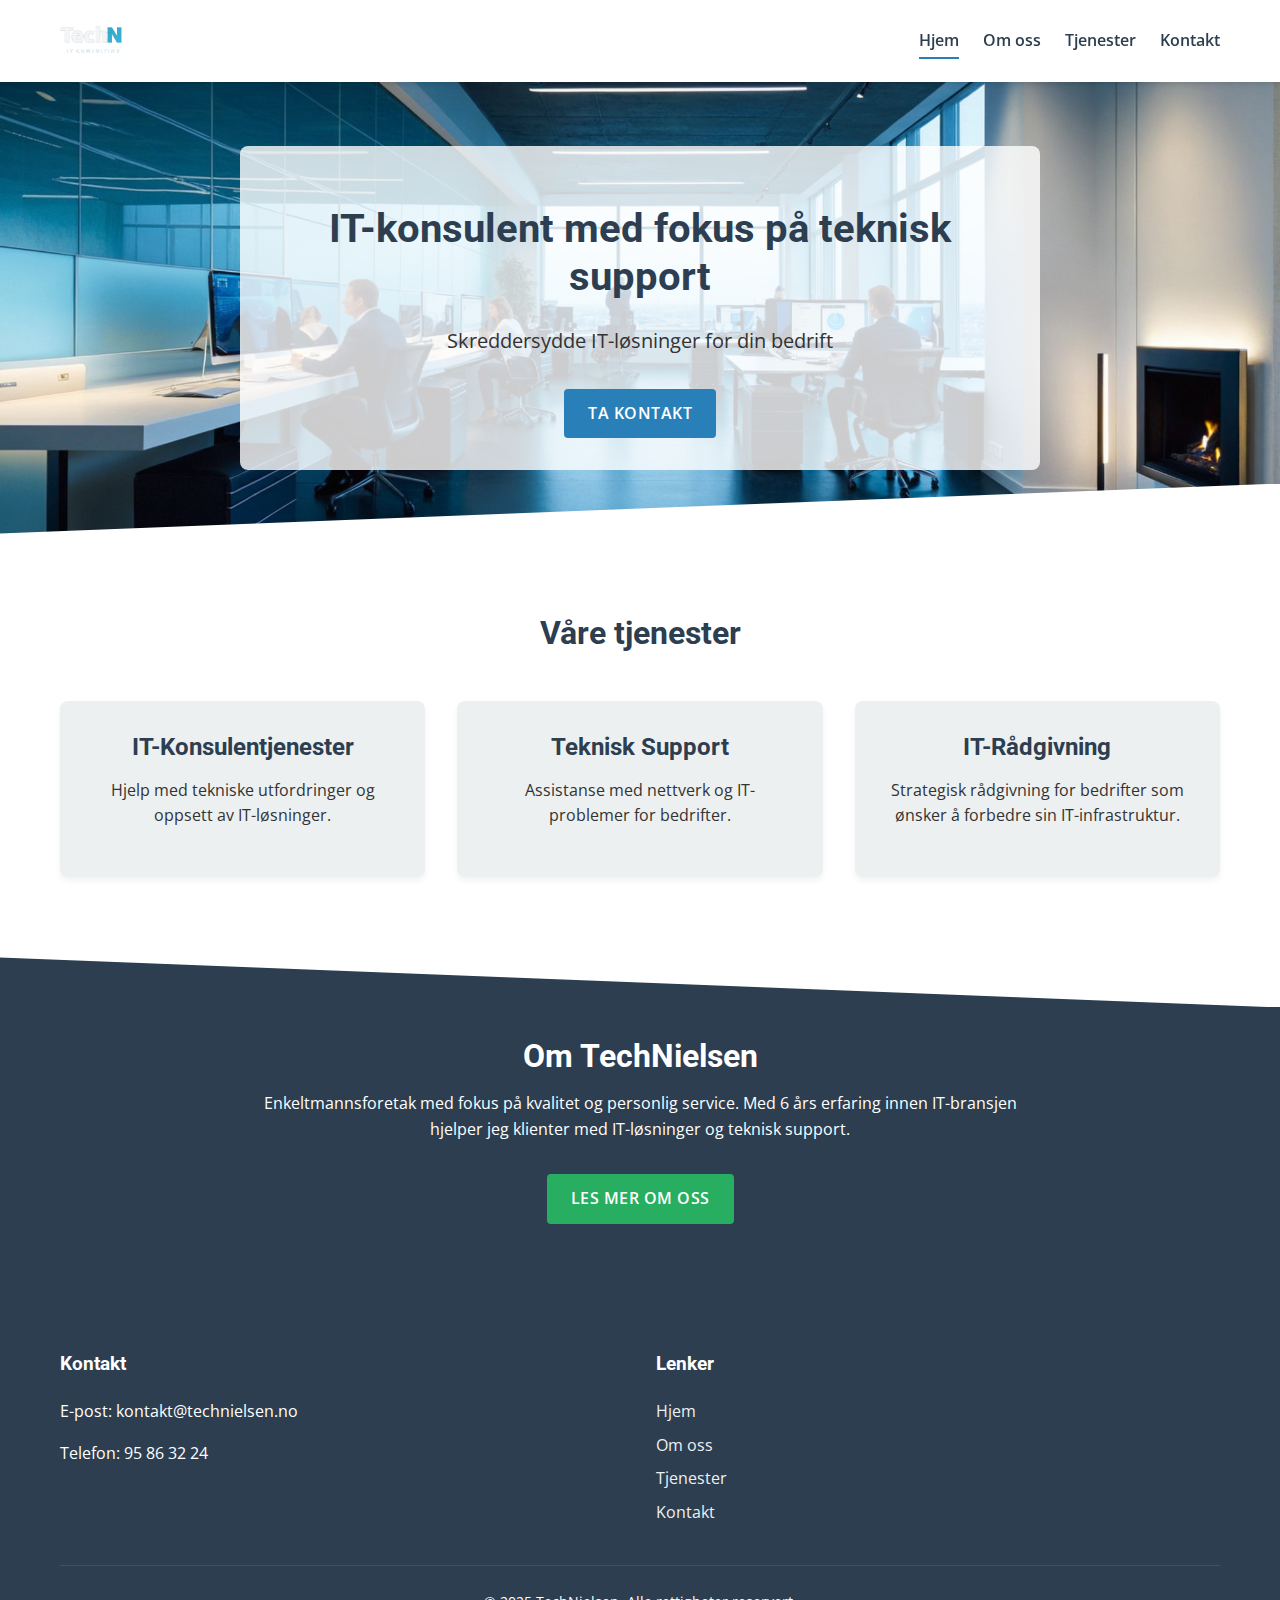
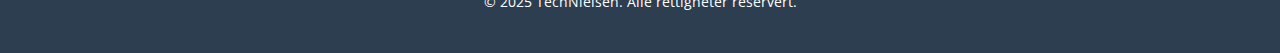
<file: my-website/public/index.html>
﻿<!DOCTYPE html>
<html lang="no">
<head>
    <meta charset="UTF-8">
    <meta name="viewport" content="width=device-width, initial-scale=1.0">
    <meta name="description" content="TechNielsen tilbyr IT-konsulentjenester og teknisk support for bedrifter. Erfaren IT-konsulent med fokus på effektive løsninger og personlig service.">
    <meta name="keywords" content="IT-konsulent, teknisk support, IT-løsninger, IT-rådgivning, nettverk">
    <meta name="author" content="TechNielsen">
    
    <!-- Open Graph meta tags for social media sharing -->
    <meta property="og:title" content="TechNielsen | IT-konsulent">
    <meta property="og:description" content="Erfaren IT-konsulent med fokus på teknisk support og IT-løsninger for bedrifter.">
    <meta property="og:url" content="https://technielsen.web.app">
    <meta property="og:type" content="website">
    
    <title>TechNielsen | IT-konsulent & Teknisk Support</title>
    
    <!-- Favicon -->
    <link rel="icon" href="images/logo.png" type="image/png">
    
    <!-- CSS -->
    <link rel="stylesheet" href="css/normalize.css">
    <link rel="stylesheet" href="css/main.css">
    
    <!-- Google Fonts -->
    <link rel="preconnect" href="https://fonts.googleapis.com">
    <link rel="preconnect" href="https://fonts.gstatic.com" crossorigin>
    <link href="https://fonts.googleapis.com/css2?family=Open+Sans:wght@400;600&family=Roboto:wght@400;700&display=swap" rel="stylesheet">

    <!-- Structured Data for SEO -->
    <script type="application/ld+json">
    {
      "@context": "https://schema.org",
      "@type": "ProfessionalService",
      "name": "TechNielsen",
      "description": "IT-konsulent med fokus på teknisk support og IT-løsninger for bedrifter",
      "url": "https://technielsen.web.app",
      "telephone": "+4795863224",
      "email": "kontakt@technielsen.no",
      "priceRange": "$$",
      "serviceType": ["IT-konsulentjenester", "Teknisk Support", "IT-rådgivning"],
      "areaServed": "Norge"
    }
    </script>
</head>
<body>
    <!-- Header Placeholder -->
    <div class="header-placeholder">
        <header>
            <div class="container">
                <div class="logo">
                    <a href="index.html">
                        <img src="images/logo.png" alt="TechNielsen Logo">
                    </a>
                </div>
                <nav>
                    <ul>
                        <li><a href="index.html" class="active">Hjem</a></li>
                        <li><a href="about.html">Om oss</a></li>
                        <li><a href="services.html">Tjenester</a></li>
                        <li><a href="contact.html">Kontakt</a></li>
                    </ul>
                </nav>
            </div>
        </header>
    </div>

    <main>
        <section class="hero">
            <div class="container">
                <h1>IT-konsulent med fokus på teknisk support</h1>
                <p>Skreddersydde IT-løsninger for din bedrift</p>
                <a href="contact.html" class="btn">Ta kontakt</a>
            </div>
        </section>

        <section class="features">
            <div class="container">
                <h2>Våre tjenester</h2>
                <div class="feature-grid">
                    <div class="feature-item">
                        <h3>IT-Konsulentjenester</h3>
                        <p>Hjelp med tekniske utfordringer og oppsett av IT-løsninger.</p>
                    </div>
                    <div class="feature-item">
                        <h3>Teknisk Support</h3>
                        <p>Assistanse med nettverk og IT-problemer for bedrifter.</p>
                    </div>
                    <div class="feature-item">
                        <h3>IT-Rådgivning</h3>
                        <p>Strategisk rådgivning for bedrifter som ønsker å forbedre sin IT-infrastruktur.</p>
                    </div>
                </div>
            </div>
        </section>

        <section class="about-preview">
            <div class="container">
                <h2>Om TechNielsen</h2>
                <p>Enkeltmannsforetak med fokus på kvalitet og personlig service. Med 6 års erfaring innen IT-bransjen hjelper jeg klienter med IT-løsninger og teknisk support.</p>
                <a href="about.html" class="btn btn-secondary">Les mer om oss</a>
            </div>
        </section>
    </main>

    <footer>
        <div class="container">
            <div class="footer-columns">
                <div class="footer-column">
                    <h4>Kontakt</h4>
                    <p>E-post: kontakt@technielsen.no</p>
                    <p>Telefon: 95 86 32 24</p>
                </div>
                <div class="footer-column">
                    <h4>Lenker</h4>
                    <ul>
                        <li><a href="index.html">Hjem</a></li>
                        <li><a href="about.html">Om oss</a></li>
                        <li><a href="services.html">Tjenester</a></li>
                        <li><a href="contact.html">Kontakt</a></li>
                    </ul>
                </div>
            </div>
            <div class="copyright">
                <p>&copy; 2025 TechNielsen. Alle rettigheter reservert.</p>
            </div>
        </div>
    </footer>

    <!-- JavaScript -->
    <script src="js/main.js"></script>
</body>
</html>
</file>
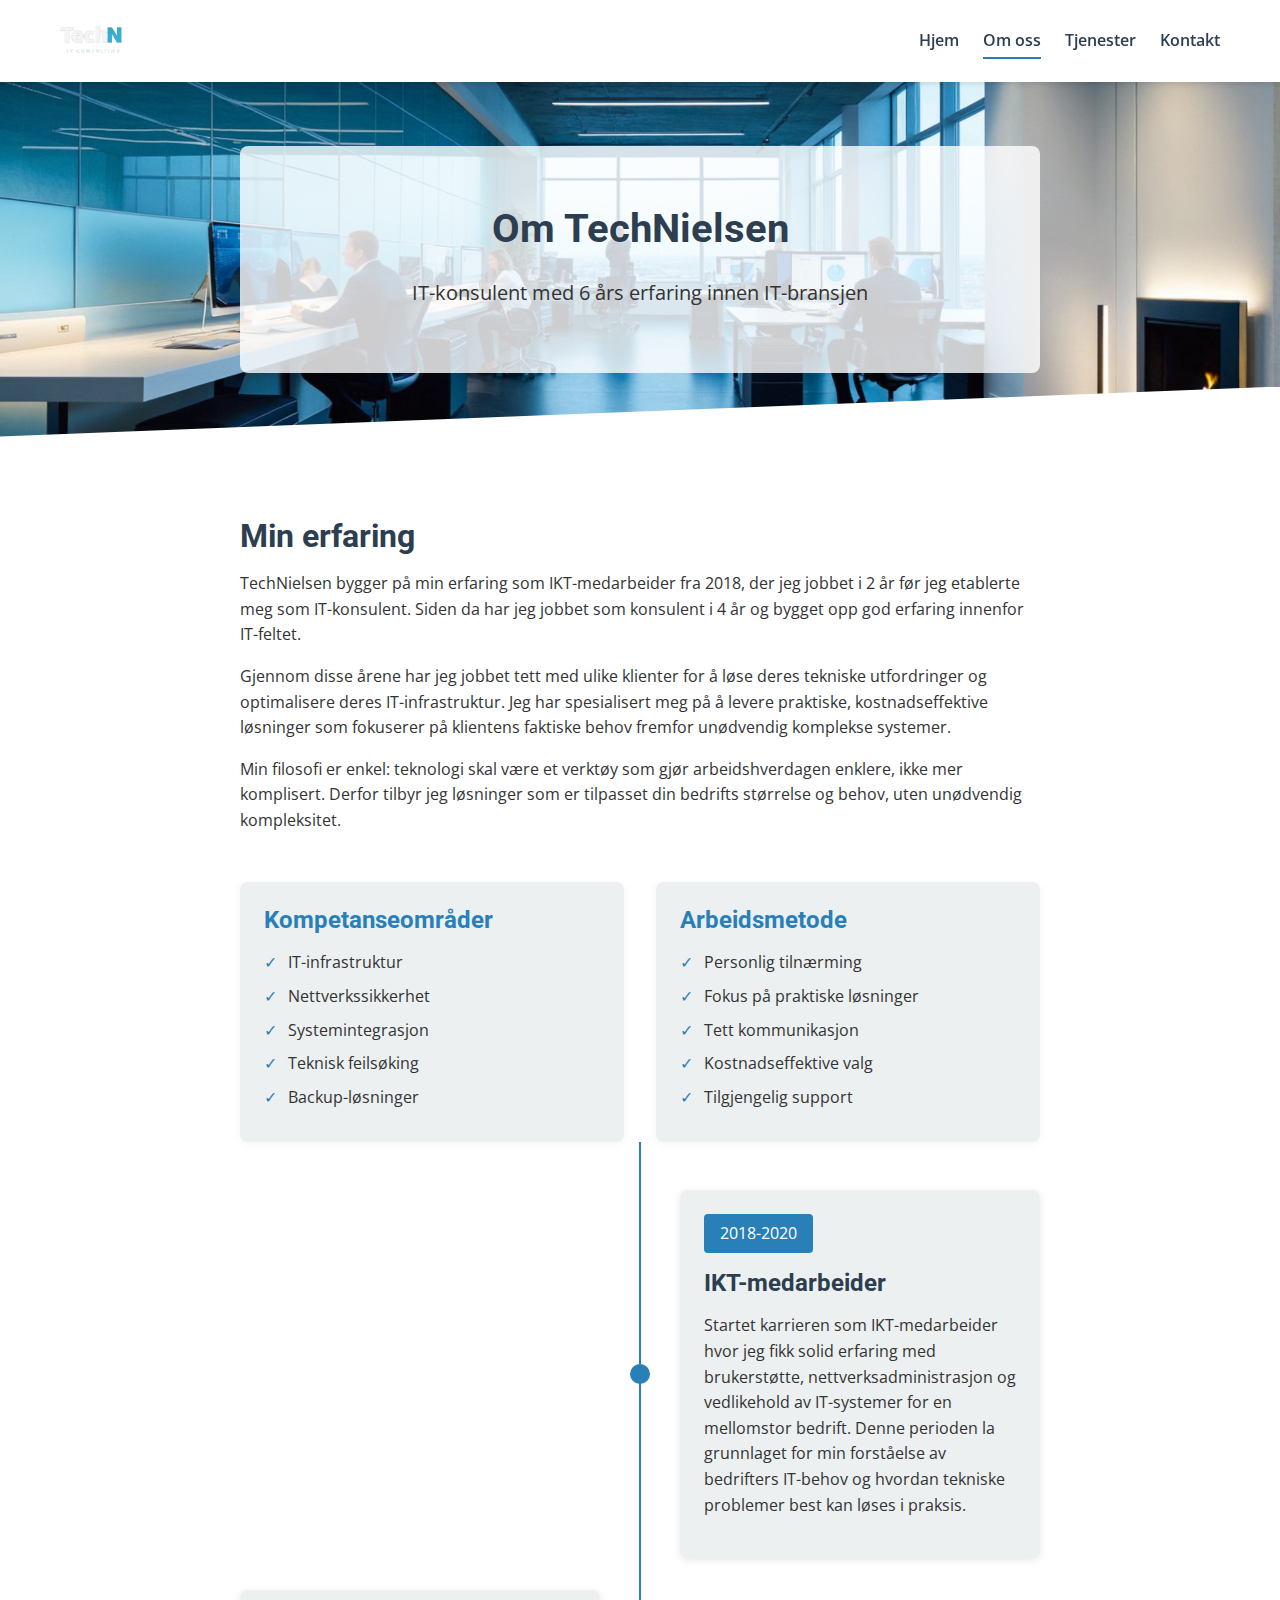
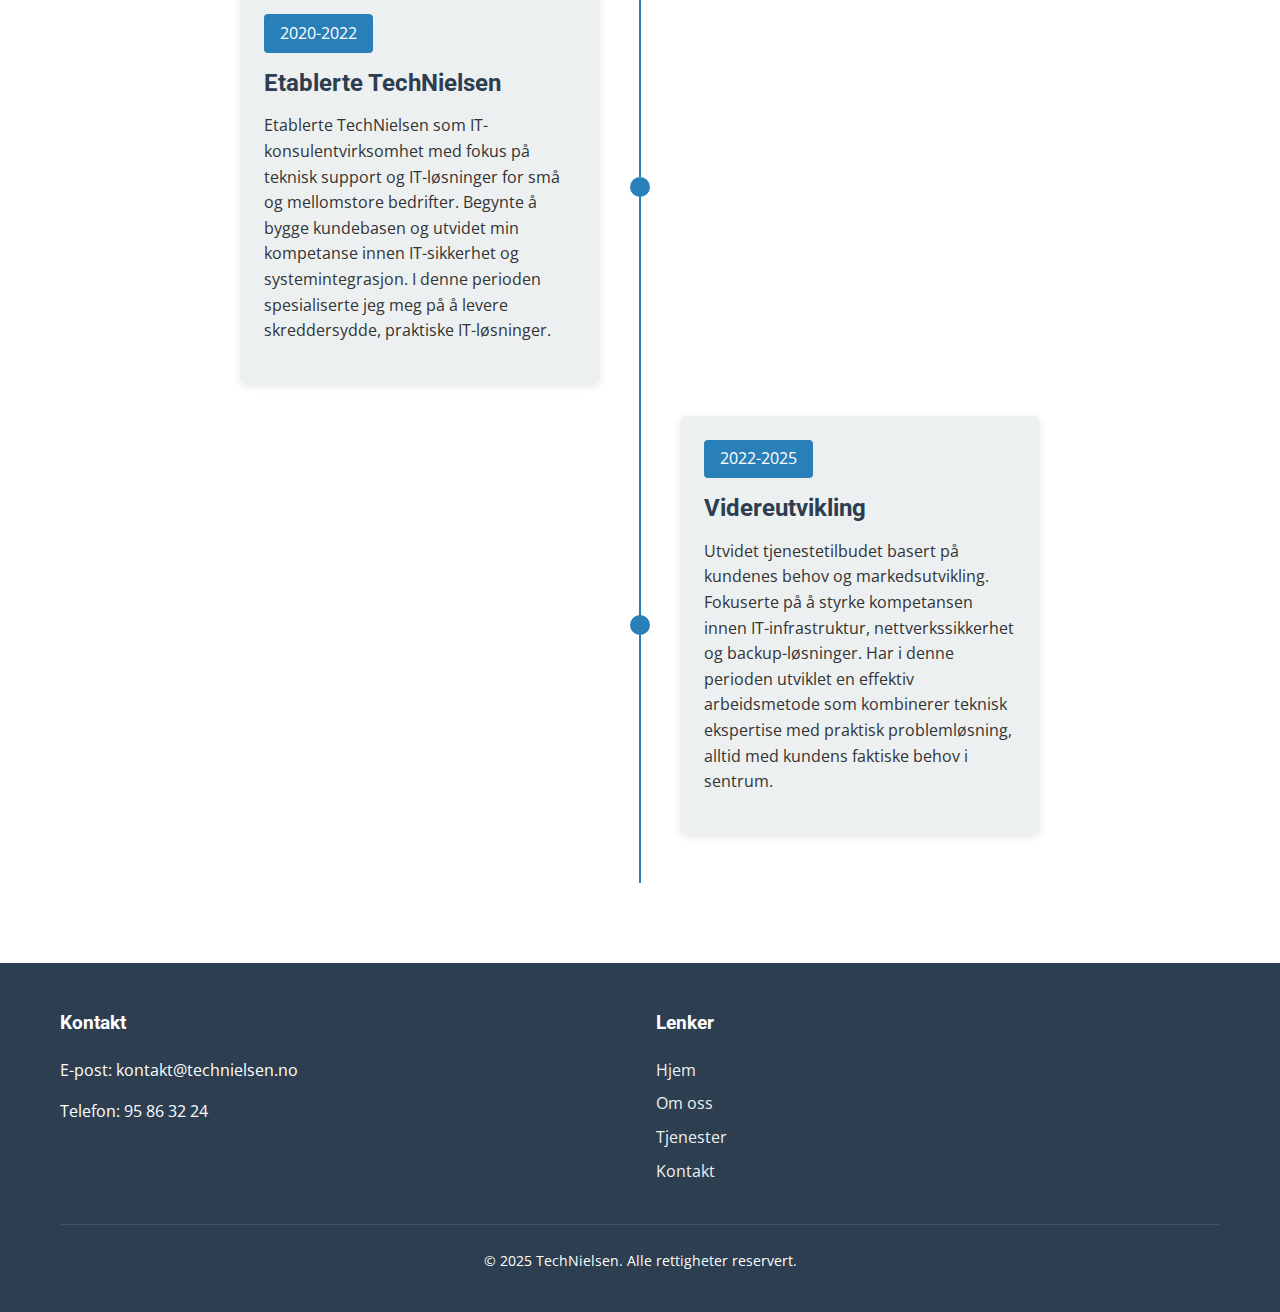
<file: my-website/public/about.html>
<!DOCTYPE html>
<html lang="no">
<head>
    <meta charset="UTF-8">
    <meta name="viewport" content="width=device-width, initial-scale=1.0">
    <meta name="description" content="TechNielsen har 6 års erfaring innen IT-bransjen. 2 år som IKT-medarbeider og 4 år som IT-konsulent med fokus på teknisk support og IT-løsninger.">
    <meta name="keywords" content="IT-konsulent, teknisk support, IT erfaring, IT-løsninger, om oss">
    <meta name="author" content="TechNielsen">
    
    <!-- Open Graph meta tags for social media sharing -->
    <meta property="og:title" content="Om oss | TechNielsen">
    <meta property="og:description" content="IT-konsulent med 6 års erfaring innen IT-bransjen som leverer teknisk support og IT-løsninger til bedrifter.">
    <meta property="og:url" content="https://technielsen.web.app/about.html">
    <meta property="og:type" content="website">
    
    <title>Om oss | TechNielsen</title>
    
    <!-- Favicon -->
    <link rel="icon" href="images/logo.png" type="image/png">
    
    <!-- CSS -->
    <link rel="stylesheet" href="css/normalize.css">
    <link rel="stylesheet" href="css/main.css">
    
    <!-- Google Fonts -->
    <link rel="preconnect" href="https://fonts.googleapis.com">
    <link rel="preconnect" href="https://fonts.gstatic.com" crossorigin>
    <link href="https://fonts.googleapis.com/css2?family=Open+Sans:wght@400;600&family=Roboto:wght@400;700&display=swap" rel="stylesheet">
    
    <style>
        .about-section {
            padding: 5rem 0;
        }
        
        .about-content {
            max-width: 800px;
            margin: 0 auto;
        }
        
        .about-text {
            margin-bottom: 3rem;
        }
        
        .timeline {
            position: relative;
            padding: 2rem 0;
            max-width: 800px;
            margin: 0 auto;
        }
        
        .timeline::before {
            content: '';
            position: absolute;
            width: 2px;
            background-color: var(--primary-color);
            top: 0;
            bottom: 0;
            left: 50%;
            margin-left: -1px;
        }
        
        .timeline-item {
            padding: 1rem 0;
            position: relative;
        }
        
        .timeline-content {
            position: relative;
            width: 45%;
            padding: 1.5rem;
            background-color: var(--light-color);
            border-radius: 8px;
            box-shadow: 0 2px 8px rgba(0, 0, 0, 0.1);
        }
        
        .timeline-item:nth-child(odd) .timeline-content {
            margin-left: auto;
        }
        
        .timeline-date {
            display: inline-block;
            padding: 0.4rem 1rem;
            background-color: var(--primary-color);
            color: white;
            border-radius: 4px;
            margin-bottom: 1rem;
        }
        
        .timeline-dot {
            position: absolute;
            width: 20px;
            height: 20px;
            background-color: var(--primary-color);
            border-radius: 50%;
            left: 50%;
            margin-left: -10px;
            top: 50%;
            margin-top: -10px;
            z-index: 1;
        }

        .highlights {
            margin-top: 3rem;
            display: grid;
            grid-template-columns: repeat(auto-fit, minmax(250px, 1fr));
            gap: 2rem;
        }

        .highlight-card {
            background-color: var(--light-color);
            padding: 1.5rem;
            border-radius: 8px;
            box-shadow: 0 2px 8px rgba(0, 0, 0, 0.05);
        }

        .highlight-card h3 {
            color: var(--primary-color);
            margin-bottom: 1rem;
        }

        .highlight-card ul {
            list-style: none;
            padding-left: 0;
        }

        .highlight-card li {
            margin-bottom: 0.5rem;
            padding-left: 1.5rem;
            position: relative;
        }

        .highlight-card li:before {
            content: '✓';
            position: absolute;
            left: 0;
            color: var(--primary-color);
        }
        
        @media (max-width: 768px) {
            .timeline::before {
                left: 40px;
            }
            
            .timeline-content {
                width: calc(100% - 80px);
                margin-left: 80px !important;
            }
            
            .timeline-dot {
                left: 40px;
            }
        }
    </style>
</head>
<body>
    <!-- Header Placeholder -->
    <div class="header-placeholder">
        <header>
            <div class="container">
                <div class="logo">
                    <a href="index.html">
                        <img src="images/logo.png" alt="TechNielsen Logo">
                    </a>
                </div>
                <nav>
                    <ul>
                        <li><a href="index.html">Hjem</a></li>
                        <li><a href="about.html" class="active">Om oss</a></li>
                        <li><a href="services.html">Tjenester</a></li>
                        <li><a href="contact.html">Kontakt</a></li>
                    </ul>
                </nav>
            </div>
        </header>
    </div>

    <main>
        <section class="hero">
            <div class="container">
                <h1>Om TechNielsen</h1>
                <p>IT-konsulent med 6 års erfaring innen IT-bransjen</p>
            </div>
        </section>

        <section class="about-section">
            <div class="container">
                <div class="about-content">
                    <div class="about-text">
                        <h2>Min erfaring</h2>
                        <p>TechNielsen bygger på min erfaring som IKT-medarbeider fra 2018, der jeg jobbet i 2 år før jeg etablerte meg som IT-konsulent. Siden da har jeg jobbet som konsulent i 4 år og bygget opp god erfaring innenfor IT-feltet.</p>
                        <p>Gjennom disse årene har jeg jobbet tett med ulike klienter for å løse deres tekniske utfordringer og optimalisere deres IT-infrastruktur. Jeg har spesialisert meg på å levere praktiske, kostnadseffektive løsninger som fokuserer på klientens faktiske behov fremfor unødvendig komplekse systemer.</p>
                        <p>Min filosofi er enkel: teknologi skal være et verktøy som gjør arbeidshverdagen enklere, ikke mer komplisert. Derfor tilbyr jeg løsninger som er tilpasset din bedrifts størrelse og behov, uten unødvendig kompleksitet.</p>
                    </div>
                    
                    <div class="highlights">
                        <div class="highlight-card">
                            <h3>Kompetanseområder</h3>
                            <ul>
                                <li>IT-infrastruktur</li>
                                <li>Nettverkssikkerhet</li>
                                <li>Systemintegrasjon</li>
                                <li>Teknisk feilsøking</li>
                                <li>Backup-løsninger</li>
                            </ul>
                        </div>
                        <div class="highlight-card">
                            <h3>Arbeidsmetode</h3>
                            <ul>
                                <li>Personlig tilnærming</li>
                                <li>Fokus på praktiske løsninger</li>
                                <li>Tett kommunikasjon</li>
                                <li>Kostnadseffektive valg</li>
                                <li>Tilgjengelig support</li>
                            </ul>
                        </div>
                    </div>
                </div>
                
                <div class="timeline">
                    <div class="timeline-item">
                        <div class="timeline-dot"></div>
                        <div class="timeline-content">
                            <div class="timeline-date">2018-2020</div>
                            <h3>IKT-medarbeider</h3>
                            <p>Startet karrieren som IKT-medarbeider hvor jeg fikk solid erfaring med brukerstøtte, nettverksadministrasjon og vedlikehold av IT-systemer for en mellomstor bedrift. Denne perioden la grunnlaget for min forståelse av bedrifters IT-behov og hvordan tekniske problemer best kan løses i praksis.</p>
                        </div>
                    </div>
                    
                    <div class="timeline-item">
                        <div class="timeline-dot"></div>
                        <div class="timeline-content">
                            <div class="timeline-date">2020-2022</div>
                            <h3>Etablerte TechNielsen</h3>
                            <p>Etablerte TechNielsen som IT-konsulentvirksomhet med fokus på teknisk support og IT-løsninger for små og mellomstore bedrifter. Begynte å bygge kundebasen og utvidet min kompetanse innen IT-sikkerhet og systemintegrasjon. I denne perioden spesialiserte jeg meg på å levere skreddersydde, praktiske IT-løsninger.</p>
                        </div>
                    </div>
                    
                    <div class="timeline-item">
                        <div class="timeline-dot"></div>
                        <div class="timeline-content">
                            <div class="timeline-date">2022-2025</div>
                            <h3>Videreutvikling</h3>
                            <p>Utvidet tjenestetilbudet basert på kundenes behov og markedsutvikling. Fokuserte på å styrke kompetansen innen IT-infrastruktur, nettverkssikkerhet og backup-løsninger. Har i denne perioden utviklet en effektiv arbeidsmetode som kombinerer teknisk ekspertise med praktisk problemløsning, alltid med kundens faktiske behov i sentrum.</p>
                        </div>
                    </div>
                </div>
            </div>
        </section>
    </main>

    <footer>
        <div class="container">
            <div class="footer-columns">
                <div class="footer-column">
                    <h4>Kontakt</h4>
                    <p>E-post: kontakt@technielsen.no</p>
                    <p>Telefon: 95 86 32 24</p>
                </div>
                <div class="footer-column">
                    <h4>Lenker</h4>
                    <ul>
                        <li><a href="index.html">Hjem</a></li>
                        <li><a href="about.html">Om oss</a></li>
                        <li><a href="services.html">Tjenester</a></li>
                        <li><a href="contact.html">Kontakt</a></li>
                    </ul>
                </div>
            </div>
            <div class="copyright">
                <p>&copy; 2025 TechNielsen. Alle rettigheter reservert.</p>
            </div>
        </div>
    </footer>

    <!-- JavaScript -->
    <script src="js/main.js"></script>
</body>
</html>
</file>
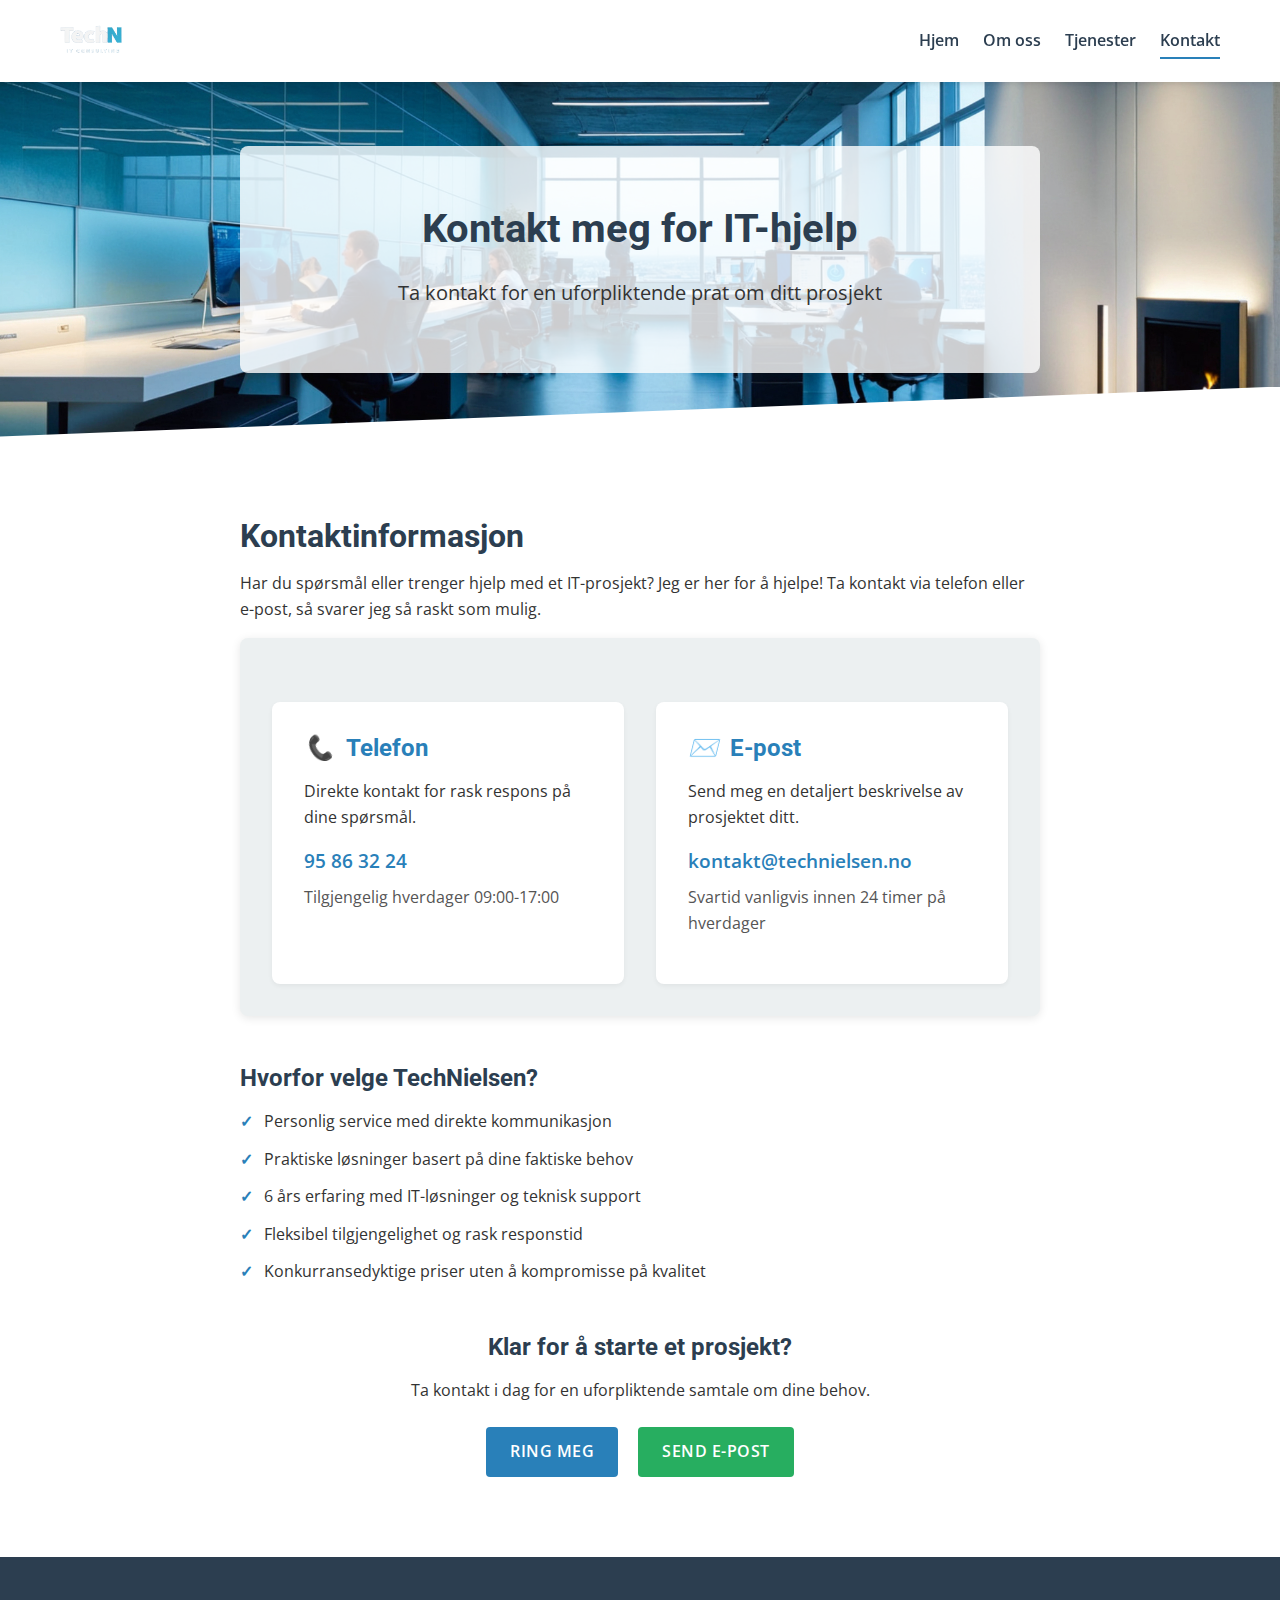
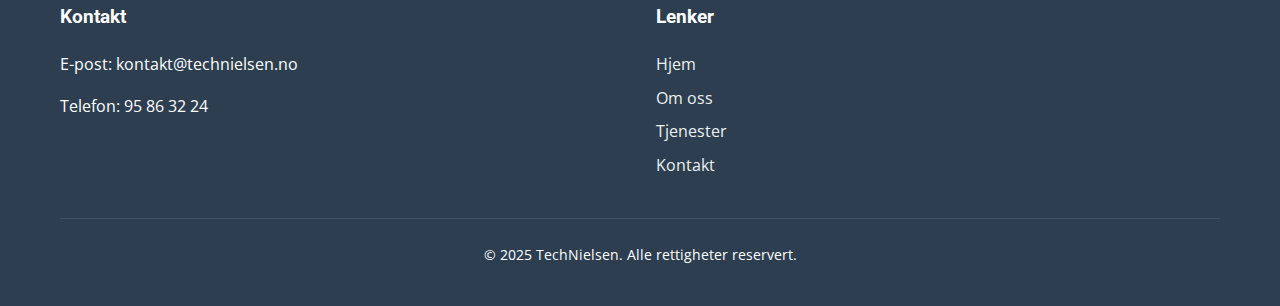
<file: my-website/public/contact.html>
<!DOCTYPE html>
<html lang="no">
<head>
    <meta charset="UTF-8">
    <meta name="viewport" content="width=device-width, initial-scale=1.0">
    <meta name="description" content="Kontakt TechNielsen for IT-konsulentjenester og teknisk support. Ring 95 86 32 24 eller send e-post til kontakt@technielsen.no.">
    <meta name="keywords" content="kontakt, IT-konsulent, teknisk support, telefon, e-post">
    <meta name="author" content="TechNielsen">
    
    <!-- Open Graph meta tags for social media sharing -->
    <meta property="og:title" content="Kontakt | TechNielsen">
    <meta property="og:description" content="Ta kontakt for IT-konsulentjenester og teknisk support. Ring 95 86 32 24 eller send e-post til kontakt@technielsen.no.">
    <meta property="og:url" content="https://technielsen.web.app/contact.html">
    <meta property="og:type" content="website">
    
    <title>Kontakt | TechNielsen</title>
    
    <!-- Favicon -->
    <link rel="icon" href="images/logo.png" type="image/png">
    
    <!-- CSS -->
    <link rel="stylesheet" href="css/normalize.css">
    <link rel="stylesheet" href="css/main.css">
    
    <!-- Google Fonts -->
    <link rel="preconnect" href="https://fonts.googleapis.com">
    <link rel="preconnect" href="https://fonts.gstatic.com" crossorigin>
    <link href="https://fonts.googleapis.com/css2?family=Open+Sans:wght@400;600&family=Roboto:wght@400;700&display=swap" rel="stylesheet">
    
    <style>
        .contact-section {
            padding: 5rem 0;
        }
        
        .contact-container {
            max-width: 800px;
            margin: 0 auto;
        }
        
        .contact-info {
            display: flex;
            flex-direction: column;
            gap: 1.5rem;
        }
        
        .contact-info-item {
            display: flex;
            align-items: flex-start;
            gap: 1rem;
        }
        
        .contact-info-item i {
            font-size: 1.5rem;
            color: var(--primary-color);
        }
        
        .contact-card {
            background-color: var(--light-color);
            border-radius: 8px;
            padding: 2rem;
            box-shadow: 0 2px 10px rgba(0, 0, 0, 0.1);
            margin-bottom: 2rem;
        }
        
        .contact-methods {
            margin-top: 2rem;
            display: grid;
            grid-template-columns: 1fr 1fr;
            gap: 2rem;
        }
        
        .contact-method {
            padding: 2rem;
            background-color: white;
            border-radius: 8px;
            box-shadow: 0 2px 5px rgba(0, 0, 0, 0.05);
        }
        
        .contact-method h3 {
            margin-bottom: 1rem;
            display: flex;
            align-items: center;
            gap: 0.75rem;
            color: var(--primary-color);
        }
        
        .contact-direct {
            font-size: 1.2rem;
            font-weight: 600;
            color: var(--primary-color);
            margin: 0.5rem 0;
        }
        
        .contact-features {
            margin-top: 3rem;
        }
        
        .feature-list {
            list-style-type: none;
            padding-left: 0;
            margin-top: 1rem;
        }
        
        .feature-list li {
            margin-bottom: 0.75rem;
            padding-left: 1.5rem;
            position: relative;
        }
        
        .feature-list li:before {
            content: '✓';
            position: absolute;
            left: 0;
            color: var(--primary-color);
            font-weight: bold;
        }
        
        .contact-hours {
            margin-top: 0.5rem;
            color: #555;
        }
        
        @media (max-width: 768px) {
            .contact-methods {
                grid-template-columns: 1fr;
            }
        }
    </style>
</head>
<body>
    <!-- Header Placeholder -->
    <div class="header-placeholder">
        <header>
            <div class="container">
                <div class="logo">
                    <a href="index.html">
                        <img src="images/logo.png" alt="TechNielsen Logo">
                    </a>
                </div>
                <nav>
                    <ul>
                        <li><a href="index.html">Hjem</a></li>
                        <li><a href="about.html">Om oss</a></li>
                        <li><a href="services.html">Tjenester</a></li>
                        <li><a href="contact.html" class="active">Kontakt</a></li>
                    </ul>
                </nav>
            </div>
        </header>
    </div>

    <main>
        <section class="hero">
            <div class="container">
                <h1>Kontakt meg for IT-hjelp</h1>
                <p>Ta kontakt for en uforpliktende prat om ditt prosjekt</p>
            </div>
        </section>

        <section class="contact-section">
            <div class="container">
                <div class="contact-container">
                    <h2>Kontaktinformasjon</h2>
                    <p>Har du spørsmål eller trenger hjelp med et IT-prosjekt? Jeg er her for å hjelpe! Ta kontakt via telefon eller e-post, så svarer jeg så raskt som mulig.</p>
                    
                    <div class="contact-card">
                        <div class="contact-methods">
                            <div class="contact-method">
                                <h3><i>📞</i> Telefon</h3>
                                <p>Direkte kontakt for rask respons på dine spørsmål.</p>
                                <p class="contact-direct">95 86 32 24</p>
                                <p class="contact-hours">Tilgjengelig hverdager 09:00-17:00</p>
                            </div>
                            
                            <div class="contact-method">
                                <h3><i>✉️</i> E-post</h3>
                                <p>Send meg en detaljert beskrivelse av prosjektet ditt.</p>
                                <p class="contact-direct">kontakt@technielsen.no</p>
                                <p class="contact-hours">Svartid vanligvis innen 24 timer på hverdager</p>
                            </div>
                        </div>
                    </div>
                    
                    <div class="contact-features">
                        <h3>Hvorfor velge TechNielsen?</h3>
                        <ul class="feature-list">
                            <li>Personlig service med direkte kommunikasjon</li>
                            <li>Praktiske løsninger basert på dine faktiske behov</li>
                            <li>6 års erfaring med IT-løsninger og teknisk support</li>
                            <li>Fleksibel tilgjengelighet og rask responstid</li>
                            <li>Konkurransedyktige priser uten å kompromisse på kvalitet</li>
                        </ul>
                        
                        <div style="text-align: center; margin-top: 3rem;">
                            <h3>Klar for å starte et prosjekt?</h3>
                            <p style="margin-bottom: 1.5rem;">Ta kontakt i dag for en uforpliktende samtale om dine behov.</p>
                            <a href="tel:95863224" class="btn">Ring meg</a>
                            <a href="mailto:kontakt@technielsen.no" class="btn btn-secondary" style="margin-left: 1rem;">Send e-post</a>
                        </div>
                    </div>
                </div>
            </div>
        </section>
    </main>

    <footer>
        <div class="container">
            <div class="footer-columns">
                <div class="footer-column">
                    <h4>Kontakt</h4>
                    <p>E-post: kontakt@technielsen.no</p>
                    <p>Telefon: 95 86 32 24</p>
                </div>
                <div class="footer-column">
                    <h4>Lenker</h4>
                    <ul>
                        <li><a href="index.html">Hjem</a></li>
                        <li><a href="about.html">Om oss</a></li>
                        <li><a href="services.html">Tjenester</a></li>
                        <li><a href="contact.html">Kontakt</a></li>
                    </ul>
                </div>
            </div>
            <div class="copyright">
                <p>&copy; 2025 TechNielsen. Alle rettigheter reservert.</p>
            </div>
        </div>
    </footer>

    <!-- JavaScript -->
    <script src="js/main.js"></script>
</body>
</html>
</file>
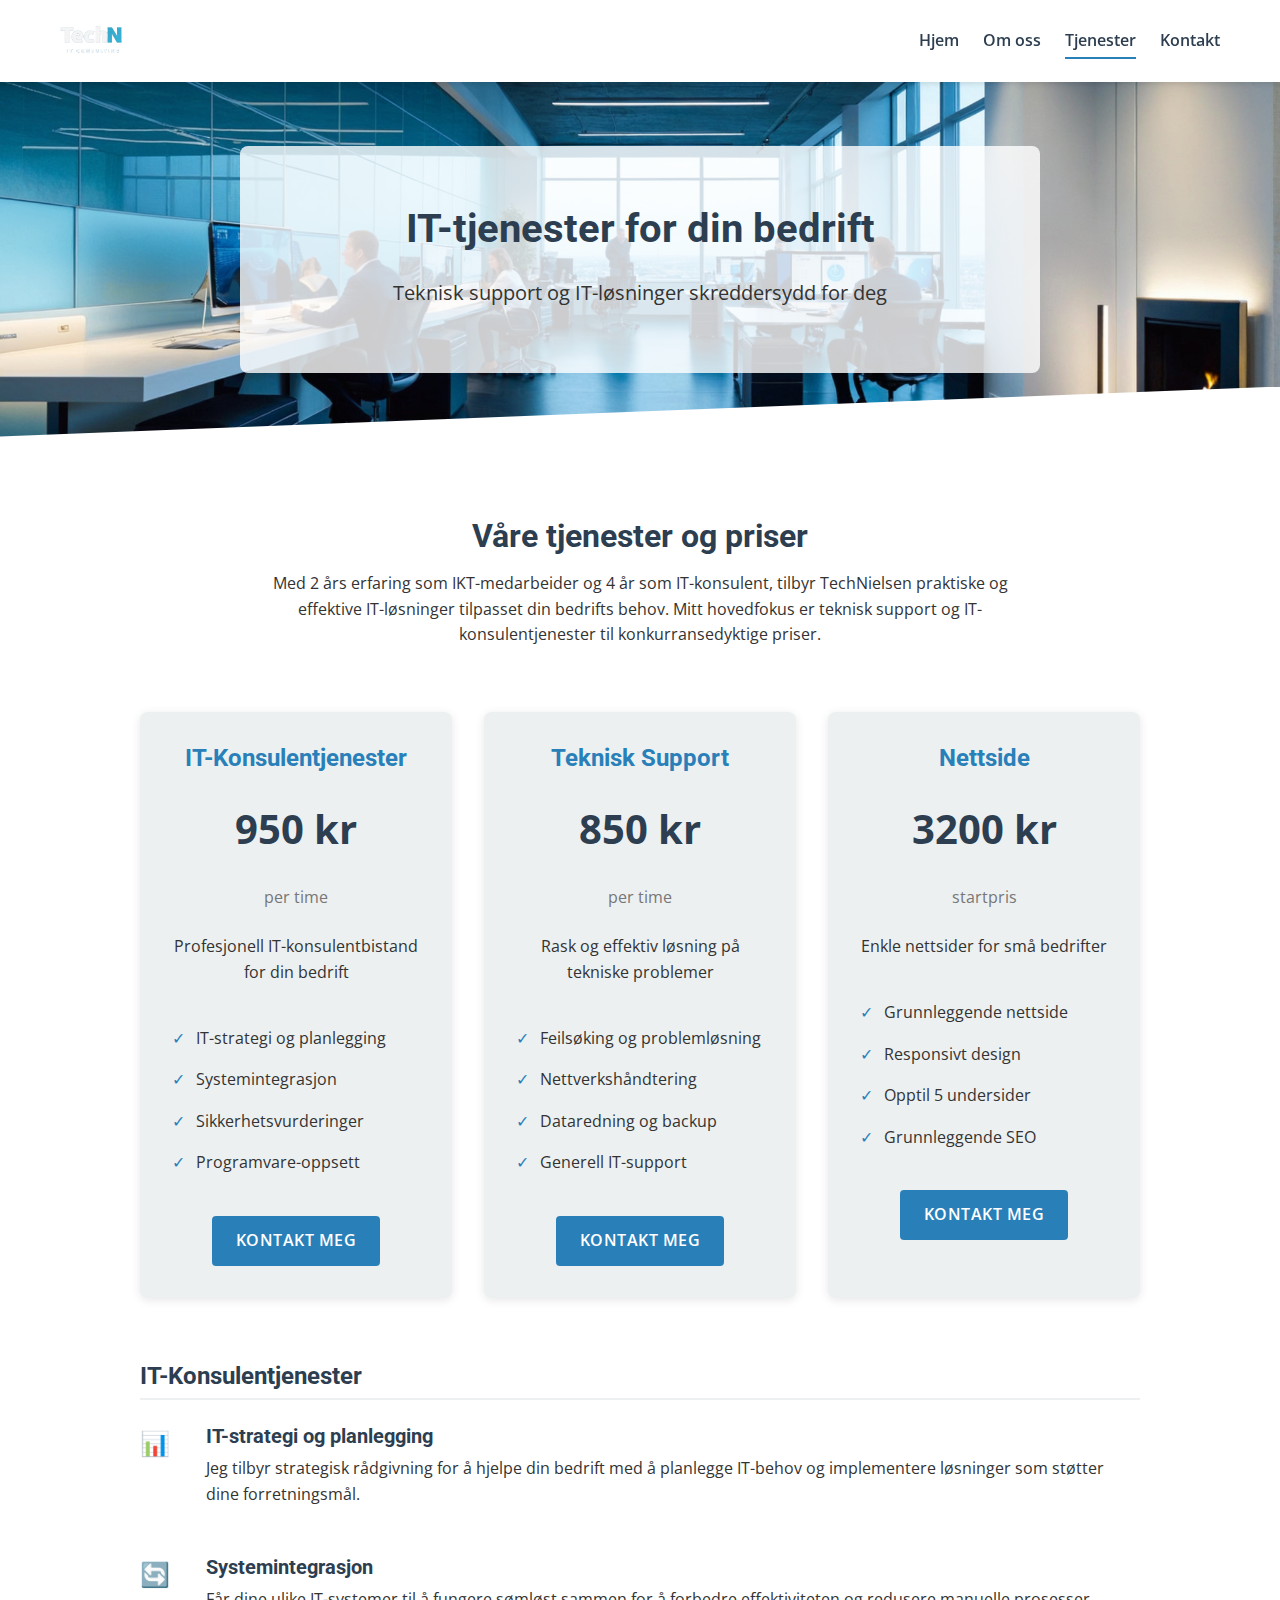
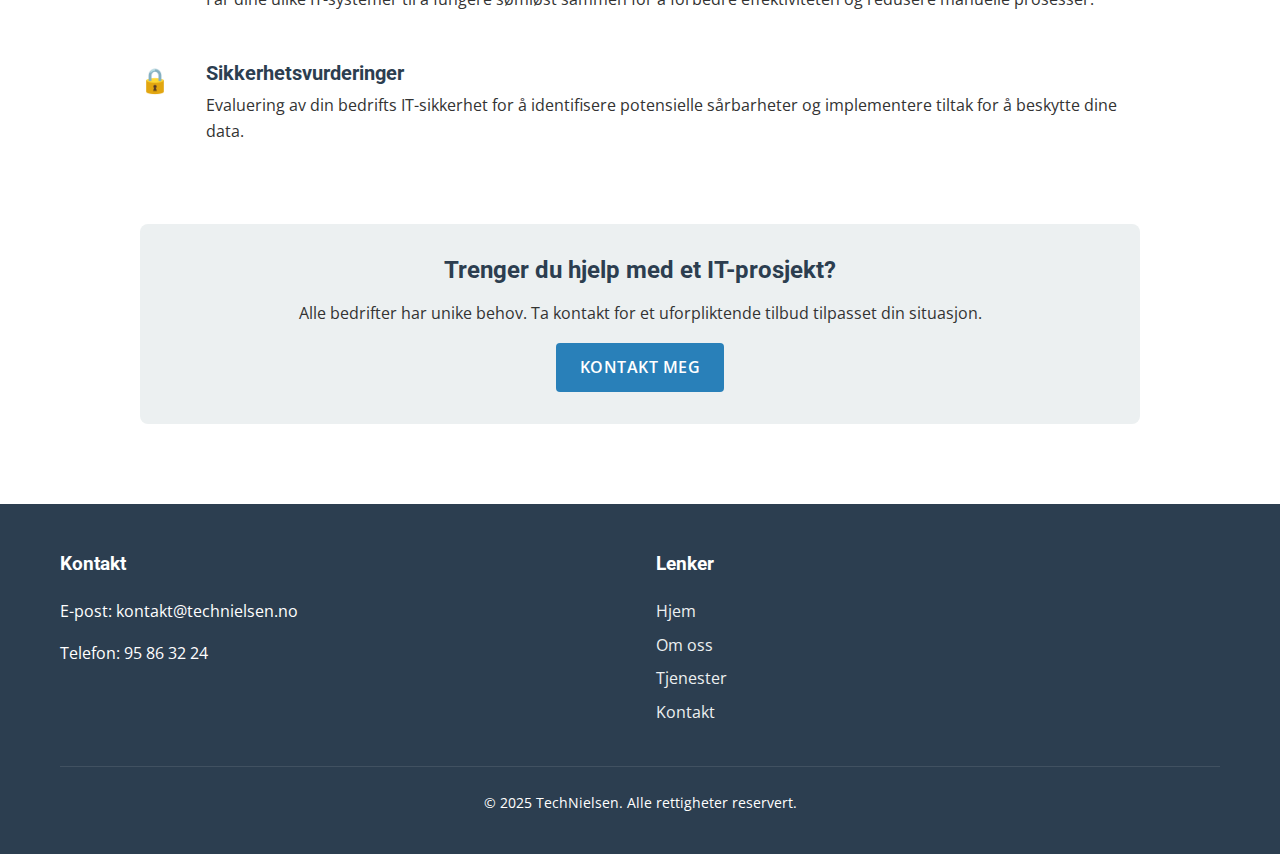
<file: my-website/public/services.html>
<!DOCTYPE html>
<html lang="no">
<head>
    <meta charset="UTF-8">
    <meta name="viewport" content="width=device-width, initial-scale=1.0">
    <meta name="description" content="TechNielsen tilbyr IT-konsulentjenester, teknisk support og IT-rådgivning for bedrifter. Praktiske IT-løsninger tilpasset dine behov.">
    <meta name="keywords" content="IT-konsulent, teknisk support, IT-rådgivning, IT-løsninger, nettverk">
    <meta name="author" content="TechNielsen">
    
    <!-- Open Graph meta tags for social media sharing -->
    <meta property="og:title" content="Tjenester | TechNielsen">
    <meta property="og:description" content="IT-konsulentjenester, teknisk support og IT-rådgivning for bedrifter som trenger praktiske IT-løsninger.">
    <meta property="og:url" content="https://technielsen.web.app/services.html">
    <meta property="og:type" content="website">
    
    <title>Tjenester | TechNielsen</title>
    
    <!-- Favicon -->
    <link rel="icon" href="images/logo.png" type="image/png">
    
    <!-- CSS -->
    <link rel="stylesheet" href="css/normalize.css">
    <link rel="stylesheet" href="css/main.css">
    
    <!-- Google Fonts -->
    <link rel="preconnect" href="https://fonts.googleapis.com">
    <link rel="preconnect" href="https://fonts.gstatic.com" crossorigin>
    <link href="https://fonts.googleapis.com/css2?family=Open+Sans:wght@400;600&family=Roboto:wght@400;700&display=swap" rel="stylesheet">
    
    <style>
        .services-section {
            padding: 5rem 0;
        }
        
        .service-intro {
            max-width: 800px;
            margin: 0 auto 4rem;
            text-align: center;
        }
        
        .pricing-section {
            max-width: 1000px;
            margin: 0 auto;
        }
        
        .pricing-container {
            display: grid;
            grid-template-columns: repeat(auto-fit, minmax(300px, 1fr));
            gap: 2rem;
            margin-bottom: 4rem;
        }
        
        .price-card {
            background-color: var(--light-color);
            border-radius: 8px;
            padding: 2rem;
            text-align: center;
            box-shadow: 0 2px 10px rgba(0, 0, 0, 0.1);
            transition: transform 0.3s ease, box-shadow 0.3s ease;
        }
        
        .price-card:hover {
            transform: translateY(-5px);
            box-shadow: 0 8px 20px rgba(0, 0, 0, 0.15);
        }
        
        .price-card h3 {
            margin-bottom: 1rem;
            color: var(--primary-color);
        }
        
        .price-amount {
            font-size: 2.5rem;
            font-weight: 700;
            color: var(--dark-color);
            margin: 1.5rem 0;
        }
        
        .price-description {
            font-size: 1rem;
            color: #777;
            margin-bottom: 1.5rem;
        }
        
        .price-features {
            list-style: none;
            padding: 0;
            margin: 2rem 0;
            text-align: left;
        }
        
        .price-features li {
            padding: 0.5rem 0;
            padding-left: 1.5rem;
            position: relative;
        }
        
        .price-features li::before {
            content: "✓";
            position: absolute;
            left: 0;
            color: var(--primary-color);
        }
        
        .services-list {
            margin-top: 4rem;
        }
        
        .services-list h3 {
            margin-bottom: 1.5rem;
            border-bottom: 2px solid var(--light-color);
            padding-bottom: 0.5rem;
        }
        
        .service-item {
            display: flex;
            margin-bottom: 2rem;
            align-items: flex-start;
        }
        
        .service-icon {
            flex: 0 0 50px;
            font-size: 1.5rem;
            color: var(--primary-color);
            margin-right: 1rem;
        }
        
        .service-content {
            flex: 1;
        }
        
        .service-content h4 {
            margin-top: 0;
            margin-bottom: 0.5rem;
        }
        
        .cta-section {
            text-align: center;
            padding: 2rem;
            background-color: var(--light-color);
            border-radius: 8px;
            margin-top: 4rem;
        }
        
        @media (max-width: 768px) {
            .pricing-container {
                grid-template-columns: 1fr;
            }
            
            .price-card {
                margin-bottom: 2rem;
            }
        }
    </style>
</head>
<body>
    <!-- Header Placeholder -->
    <div class="header-placeholder">
        <header>
            <div class="container">
                <div class="logo">
                    <a href="index.html">
                        <img src="images/logo.png" alt="TechNielsen Logo">
                    </a>
                </div>
                <nav>
                    <ul>
                        <li><a href="index.html">Hjem</a></li>
                        <li><a href="about.html">Om oss</a></li>
                        <li><a href="services.html" class="active">Tjenester</a></li>
                        <li><a href="contact.html">Kontakt</a></li>
                    </ul>
                </nav>
            </div>
        </header>
    </div>

    <main>
        <section class="hero">
            <div class="container">
                <h1>IT-tjenester for din bedrift</h1>
                <p>Teknisk support og IT-løsninger skreddersydd for deg</p>
            </div>
        </section>

        <section class="services-section">
            <div class="container">
                <div class="service-intro">
                    <h2>Våre tjenester og priser</h2>
                    <p>Med 2 års erfaring som IKT-medarbeider og 4 år som IT-konsulent, tilbyr TechNielsen praktiske og effektive IT-løsninger tilpasset din bedrifts behov. Mitt hovedfokus er teknisk support og IT-konsulentjenester til konkurransedyktige priser.</p>
                </div>
                
                <div class="pricing-section">
                    <div class="pricing-container">
                        <div class="price-card">
                            <h3>IT-Konsulentjenester</h3>
                            <div class="price-amount">950 kr</div>
                            <div class="price-description">per time</div>
                            <p>Profesjonell IT-konsulentbistand for din bedrift</p>
                            <ul class="price-features">
                                <li>IT-strategi og planlegging</li>
                                <li>Systemintegrasjon</li>
                                <li>Sikkerhetsvurderinger</li>
                                <li>Programvare-oppsett</li>
                            </ul>
                            <a href="contact.html" class="btn">Kontakt meg</a>
                        </div>
                        
                        <div class="price-card">
                            <h3>Teknisk Support</h3>
                            <div class="price-amount">850 kr</div>
                            <div class="price-description">per time</div>
                            <p>Rask og effektiv løsning på tekniske problemer</p>
                            <ul class="price-features">
                                <li>Feilsøking og problemløsning</li>
                                <li>Nettverkshåndtering</li>
                                <li>Dataredning og backup</li>
                                <li>Generell IT-support</li>
                            </ul>
                            <a href="contact.html" class="btn">Kontakt meg</a>
                        </div>
                        
                        <div class="price-card">
                            <h3>Nettside</h3>
                            <div class="price-amount">3200 kr</div>
                            <div class="price-description">startpris</div>
                            <p>Enkle nettsider for små bedrifter</p>
                            <ul class="price-features">
                                <li>Grunnleggende nettside</li>
                                <li>Responsivt design</li>
                                <li>Opptil 5 undersider</li>
                                <li>Grunnleggende SEO</li>
                            </ul>
                            <a href="contact.html" class="btn">Kontakt meg</a>
                        </div>
                    </div>
                    
                    <div class="services-list">
                        <h3>IT-Konsulentjenester</h3>
                        <div class="service-item">
                            <div class="service-icon">📊</div>
                            <div class="service-content">
                                <h4>IT-strategi og planlegging</h4>
                                <p>Jeg tilbyr strategisk rådgivning for å hjelpe din bedrift med å planlegge IT-behov og implementere løsninger som støtter dine forretningsmål.</p>
                            </div>
                        </div>
                        
                        <div class="service-item">
                            <div class="service-icon">🔄</div>
                            <div class="service-content">
                                <h4>Systemintegrasjon</h4>
                                <p>Får dine ulike IT-systemer til å fungere sømløst sammen for å forbedre effektiviteten og redusere manuelle prosesser.</p>
                            </div>
                        </div>
                        
                        <div class="service-item">
                            <div class="service-icon">🔒</div>
                            <div class="service-content">
                                <h4>Sikkerhetsvurderinger</h4>
                                <p>Evaluering av din bedrifts IT-sikkerhet for å identifisere potensielle sårbarheter og implementere tiltak for å beskytte dine data.</p>
                            </div>
                        </div>
                    </div>
                    
                    <div class="cta-section">
                        <h3>Trenger du hjelp med et IT-prosjekt?</h3>
                        <p>Alle bedrifter har unike behov. Ta kontakt for et uforpliktende tilbud tilpasset din situasjon.</p>
                        <a href="contact.html" class="btn">Kontakt meg</a>
                    </div>
                </div>
            </div>
        </section>
    </main>

    <footer>
        <div class="container">
            <div class="footer-columns">
                <div class="footer-column">
                    <h4>Kontakt</h4>
                    <p>E-post: kontakt@technielsen.no</p>
                    <p>Telefon: 95 86 32 24</p>
                </div>
                <div class="footer-column">
                    <h4>Lenker</h4>
                    <ul>
                        <li><a href="index.html">Hjem</a></li>
                        <li><a href="about.html">Om oss</a></li>
                        <li><a href="services.html">Tjenester</a></li>
                        <li><a href="contact.html">Kontakt</a></li>
                    </ul>
                </div>
            </div>
            <div class="copyright">
                <p>&copy; 2025 TechNielsen. Alle rettigheter reservert.</p>
            </div>
        </div>
    </footer>

    <!-- JavaScript -->
    <script src="js/main.js"></script>
</body>
</html>
</file>
<file: my-website/public/css/main.css>
/* 
* Hovedstilark for TechNielsen
* Dato: 30.04.2025
*/

/* Basisoppsett */
:root {
    --primary-color: #2980b9;
    --secondary-color: #27ae60;
    --dark-color: #2c3e50;
    --light-color: #ecf0f1;
    --text-color: #333333;
    --link-color: #2980b9;
    --link-hover-color: #3498db;
    --font-main: 'Open Sans', sans-serif;
    --font-heading: 'Roboto', sans-serif;
}

* {
    box-sizing: border-box;
    margin: 0;
    padding: 0;
}

html {
    font-size: 16px;
    scroll-behavior: smooth;
}

body {
    font-family: var(--font-main);
    color: var(--text-color);
    line-height: 1.6;
    background-color: #ffffff;
}

a {
    color: var(--link-color);
    text-decoration: none;
    transition: color 0.3s ease;
}

a:hover {
    color: var(--link-hover-color);
}

img {
    max-width: 100%;
    height: auto;
    display: block;
}

.container {
    width: 100%;
    max-width: 1200px;
    margin: 0 auto;
    padding: 0 20px;
}

/* Typografi */
h1, h2, h3, h4, h5, h6 {
    font-family: var(--font-heading);
    font-weight: 700;
    line-height: 1.2;
    margin-bottom: 1rem;
    color: var(--dark-color);
}

h1 {
    font-size: 2.5rem;
}

h2 {
    font-size: 2rem;
}

h3 {
    font-size: 1.5rem;
}

h4 {
    font-size: 1.25rem;
}

p {
    margin-bottom: 1rem;
}

/* Knapper */
.btn {
    display: inline-block;
    background-color: var(--primary-color);
    color: white;
    padding: 0.75rem 1.5rem;
    border-radius: 4px;
    font-weight: 600;
    text-transform: uppercase;
    letter-spacing: 0.5px;
    transition: all 0.3s ease;
    border: none;
    cursor: pointer;
}

.btn:hover {
    background-color: var(--link-hover-color);
    color: white;
    transform: translateY(-2px);
    box-shadow: 0 4px 8px rgba(0, 0, 0, 0.1);
}

.btn-secondary {
    background-color: var(--secondary-color);
}

.btn-secondary:hover {
    background-color: #2ecc71;
}

/* Header og navigasjon */
header {
    background-color: white;
    box-shadow: 0 2px 5px rgba(0, 0, 0, 0.1);
    position: sticky;
    top: 0;
    z-index: 100;
}

header .container {
    display: flex;
    justify-content: space-between;
    align-items: center;
    padding: 1rem 20px;
}

.logo {
    font-size: 1.5rem;
    font-weight: bold;
}

.logo h1 {
    margin: 0;
    font-size: 1.8rem;
    color: var(--primary-color);
}

.logo img {
    max-height: 50px;
    width: auto;
}

.logo a {
    color: var(--primary-color);
    text-decoration: none;
}

nav ul {
    display: flex;
    list-style: none;
    margin: 0;
}

nav ul li {
    margin-left: 1.5rem;
}

nav ul li a {
    color: var(--dark-color);
    font-weight: 600;
    padding: 0.5rem 0;
    position: relative;
}

nav ul li a:before {
    content: '';
    position: absolute;
    bottom: 0;
    left: 0;
    width: 0;
    height: 2px;
    background-color: var(--primary-color);
    transition: width 0.3s ease;
}

nav ul li a:hover:before,
nav ul li a.active:before {
    width: 100%;
}

/* Hero-seksjon */
.hero {
    background-color: var(--light-color);
    background-image: url('../images/hero-image.jpeg');
    background-size: cover;
    background-position: center;
    padding: 4rem 0;
    text-align: center;
    position: relative;
}

.hero:after {
    content: '';
    position: absolute;
    bottom: 0;
    left: 0;
    right: 0;
    height: 50px;
    background: linear-gradient(to bottom right, transparent 49%, white 50%);
}

.hero .container {
    background-color: rgba(255, 255, 255, 0.8);
    padding: 2rem;
    border-radius: 8px;
    max-width: 800px;
}

.hero h1, .hero h2 {
    margin-bottom: 1.5rem;
}

.hero p {
    font-size: 1.25rem;
    margin-bottom: 2rem;
    max-width: 800px;
    margin-left: auto;
    margin-right: auto;
}

/* Features-seksjon */
.features {
    padding: 5rem 0;
    text-align: center;
}

.feature-grid {
    display: grid;
    grid-template-columns: repeat(auto-fit, minmax(300px, 1fr));
    gap: 2rem;
    margin-top: 3rem;
}

.feature-item {
    padding: 2rem;
    background-color: var(--light-color);
    border-radius: 8px;
    transition: transform 0.3s ease, box-shadow 0.3s ease;
    box-shadow: 0 4px 6px rgba(0, 0, 0, 0.05);
}

.feature-item:hover {
    transform: translateY(-5px);
    box-shadow: 0 8px 15px rgba(0, 0, 0, 0.1);
}

/* About preview-seksjon */
.about-preview {
    background-color: var(--dark-color);
    color: white;
    padding: 5rem 0;
    text-align: center;
    position: relative;
}

.about-preview:before {
    content: '';
    position: absolute;
    top: 0;
    left: 0;
    right: 0;
    height: 50px;
    background: linear-gradient(to top right, transparent 49%, white 50%);
}

.about-preview h2 {
    color: white;
}

.about-preview p {
    max-width: 800px;
    margin-left: auto;
    margin-right: auto;
    margin-bottom: 2rem;
}

/* Footer */
footer {
    background-color: var(--dark-color);
    color: white;
    padding: 3rem 0 1.5rem;
}

.footer-columns {
    display: grid;
    grid-template-columns: repeat(auto-fit, minmax(250px, 1fr));
    gap: 2rem;
    margin-bottom: 2rem;
}

.footer-column h4 {
    color: white;
    font-size: 1.2rem;
    margin-bottom: 1.5rem;
}

.footer-column ul {
    list-style: none;
}

.footer-column ul li {
    margin-bottom: 0.5rem;
}

.footer-column a {
    color: var(--light-color);
}

.footer-column a:hover {
    color: var(--primary-color);
}

.copyright {
    text-align: center;
    padding-top: 1.5rem;
    border-top: 1px solid rgba(255, 255, 255, 0.1);
    font-size: 0.9rem;
}

/* Tilbake til topp-knapp */
.back-to-top {
    position: fixed;
    bottom: 20px;
    right: 20px;
    width: 40px;
    height: 40px;
    border-radius: 50%;
    background-color: var(--primary-color);
    color: white;
    text-align: center;
    line-height: 40px;
    text-decoration: none;
    opacity: 0;
    visibility: hidden;
    transition: all 0.3s ease;
    z-index: 99;
    box-shadow: 0 2px 5px rgba(0, 0, 0, 0.2);
}

.back-to-top.show {
    opacity: 1;
    visibility: visible;
}

.back-to-top:hover {
    background-color: var(--link-hover-color);
    transform: translateY(-3px);
    box-shadow: 0 4px 8px rgba(0, 0, 0, 0.3);
}

/* Responsivt design */
@media (max-width: 992px) {
    h1 {
        font-size: 2.25rem;
    }
    
    h2 {
        font-size: 1.85rem;
    }
    
    .hero p {
        font-size: 1.1rem;
    }
}

@media (max-width: 768px) {
    header .container {
        flex-direction: column;
    }
    
    .logo {
        margin-bottom: 1rem;
    }
    
    nav ul {
        justify-content: center;
    }
    
    nav ul li {
        margin: 0 0.75rem;
    }
    
    h1 {
        font-size: 2rem;
    }
    
    h2 {
        font-size: 1.75rem;
    }
    
    .hero {
        padding: 3rem 0;
    }
    
    .features, .about-preview {
        padding: 3rem 0;
    }
}

@media (max-width: 480px) {
    nav ul {
        flex-wrap: wrap;
    }
    
    nav ul li {
        margin: 0.5rem;
    }
    
    .hero p {
        font-size: 1rem;
    }
    
    .btn {
        padding: 0.6rem 1.2rem;
        font-size: 0.9rem;
    }
    
    .feature-item {
        padding: 1.5rem;
    }
}
</file>
